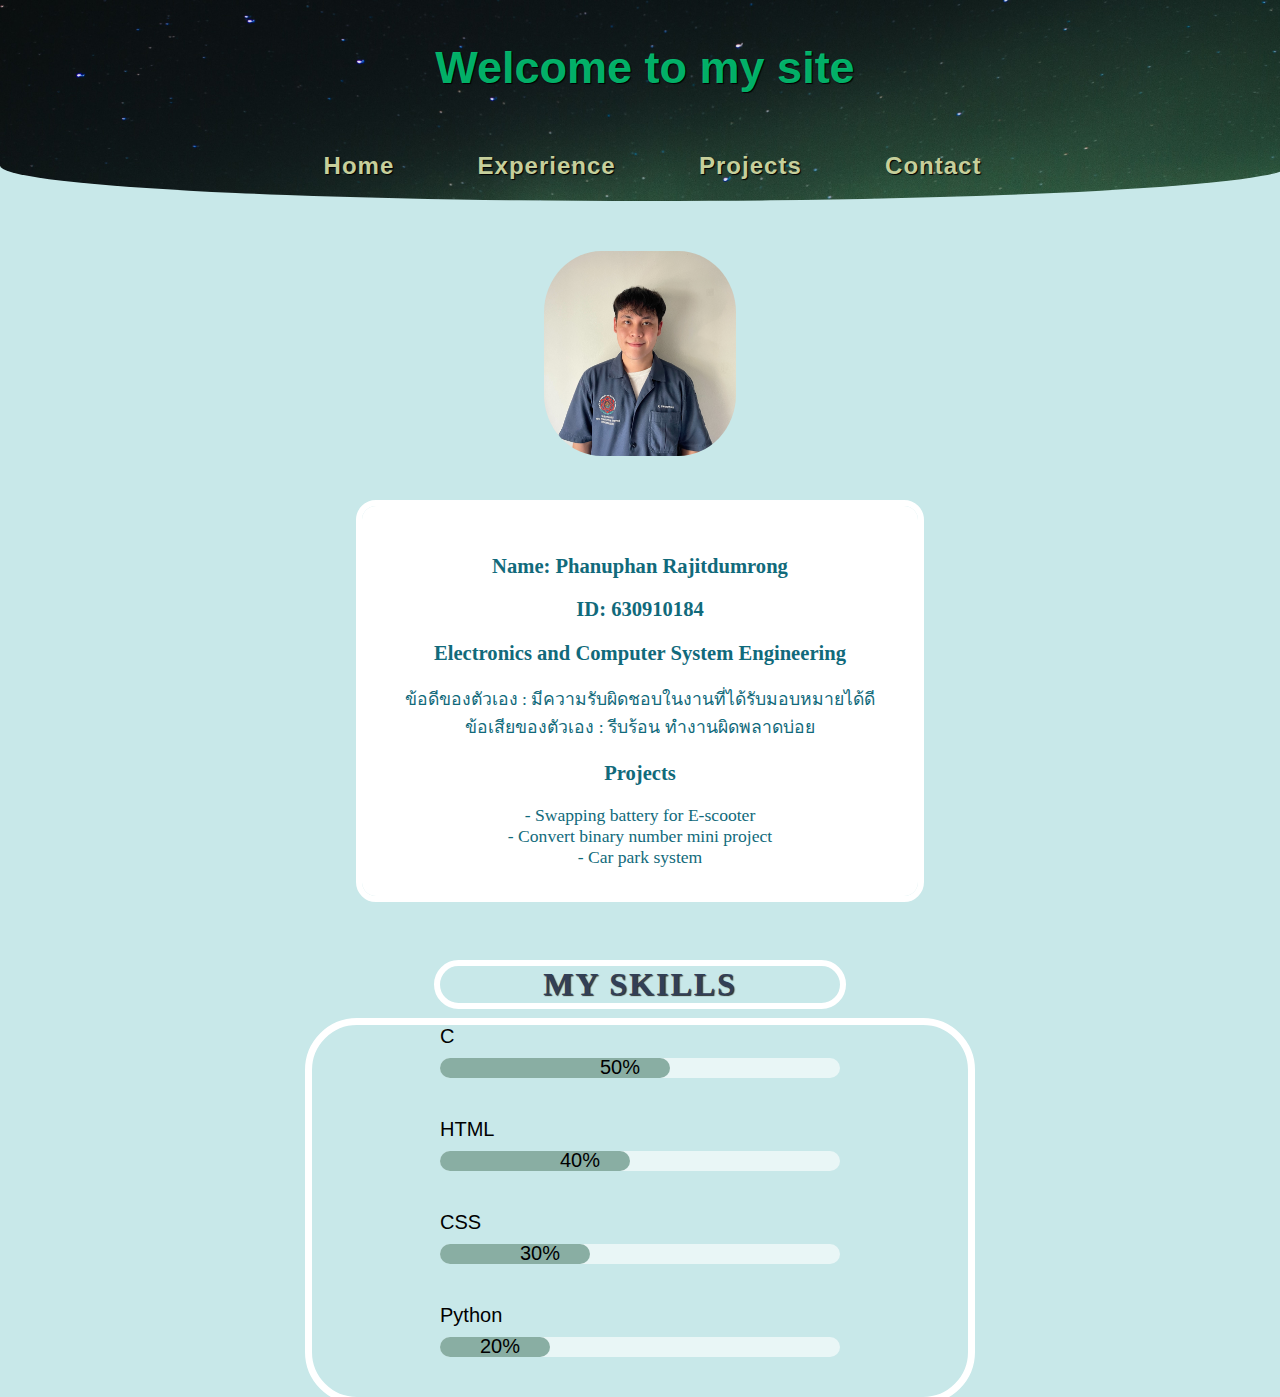
<file: index.html>
<!DOCTYPE html>
<html lang="en">
<head>
    <meta charset="UTF-8">
    <meta name="viewport" content="width=device-width, initial-scale=1.0">
    <link rel="stylesheet" href="style.css">
    <title>Resume Phanuphan Rajitdumrong</title>
    <body bgcolor=#C2DEDC></body>
       
</head>
<body>
    <header>
        <div class="head">
        <h2>Welcome to my site</h2>
    </div>
        <nav>
            <ul>
                <li><a href="index.html">Home</a></li>
                <li><a href="experience.html">Experience</a></li>
                <li><a href="projects.html">Projects</a></li>
                <li><a href="contact.html">Contact</a></li>
                
                    
            </ul>
        </nav>
    </header> 

            <div class="index">
                <img class="book" src="images/book.jpg" width="15%" height="10%">
            </div>
                <div class="profile">
                <h3>Name: Phanuphan Rajitdumrong</h3>
                <h3>ID: 630910184</h3>
                <h3>Electronics and Computer System Engineering </h3>
                <li>ข้อดีของตัวเอง : มีความรับผิดชอบในงานที่ได้รับมอบหมายได้ดี</li>
                <li>ข้อเสียของตัวเอง : รีบร้อน ทำงานผิดพลาดบ่อย</li>
                <h3>Projects </h3>
                <li>- Swapping battery for E-scooter</li>
                <li>- Convert binary number mini project</li>
                <li>- Car park system</li>
            </div>
            <body>
                <div class="myskill">
                <h1>MY SKILLS</h1>
            </div>
                <div class="skills-area">
                  <div class="skill">
                    <div class="skill-title">C</div>
                    <div class="skill-bar"></div>
                    <div class="c skill-fill">
                      <span class="skill-percent">50%</span>
                    </div>
                  </div>
                  <div class="skill">
                    <div class="skill-title">HTML</div>
                    <div class="skill-bar"></div>
                    <div class="html skill-fill">
                      <span class="skill-percent">40%</span>
                    </div>
                  </div>
                  <div class="skill">
                    <div class="skill-title">CSS</div>
                    <div class="skill-bar"></div>
                    <div class="css skill-fill">
                      <span class="skill-percent">30%</span>
                      
                    </div>
                  </div>
                  <div class="skill">
                    <div class="skill-title">Python</div>
                    <div class="skill-bar"></div>
                    <div class="python skill-fill">
                      <span class="skill-percent">20%</span>
                      

                </div>
              </body>
            </html>
            
    
    

</body>
</html>
</file>
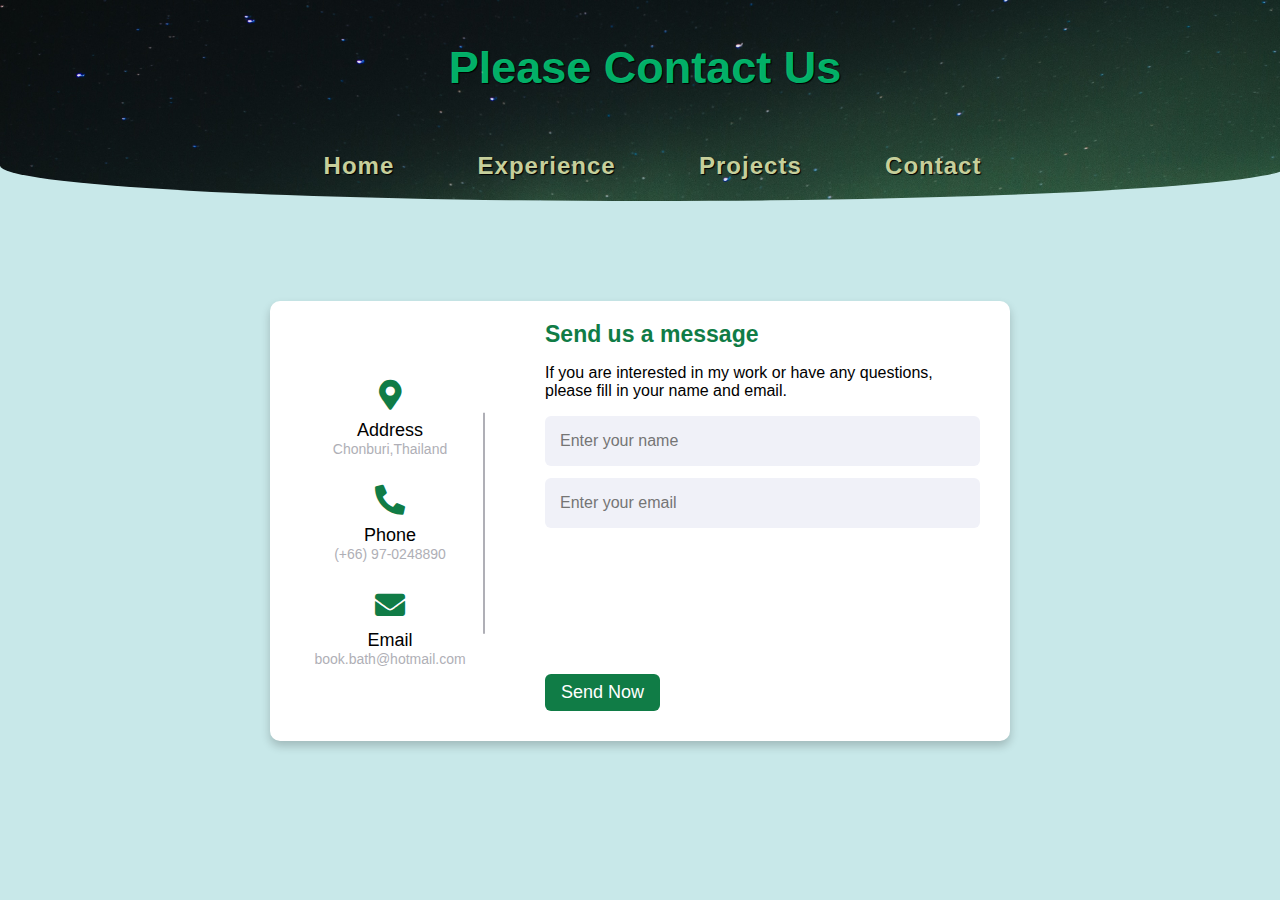
<file: contact.html>
<!DOCTYPE html>
<html lang="en">
<head>
    <meta charset="UTF-8">
    <meta name="viewport" content="width=device-width, initial-scale=1.0">
    <link rel="stylesheet" href="style.css">
    <body bgcolor=#C2DEDC></body>
    <title>Resume Phanuphan Rajitdumrong</title>
</head>
<body>
    <header>
        <h2>Please Contact Us</h2>
        
        <nav>
            <ul>
                <li><a href="index.html">Home</a></li>
                <li><a href="experience.html">Experience</a></li>
                <li><a href="projects.html">Projects</a></li>
                <li><a href="contact.html">Contact</a></li>
                    
            </ul>
        </nav>
    </header>

    <!DOCTYPE html>
    <html lang="en" dir="ltr">
      <head>
        <meta charset="UTF-8">
        <link rel="stylesheet" href="style.css">
        <link rel="stylesheet" href="https://cdnjs.cloudflare.com/ajax/libs/font-awesome/5.15.2/css/all.min.css"/>
         <meta name="viewport" content="width=device-width, initial-scale=1.0">
       </head>
    <body>
      <div class="container">
        <div class="content">
          <div class="left-side">
            <div class="address details">
              <i class="fas fa-map-marker-alt"></i>
              <div class="topic">Address</div>
              <div class="text-one">Chonburi,Thailand</div>
            </div>
            <div class="phone details">
              <i class="fas fa-phone-alt"></i>
              <div class="topic">Phone</div>
              <div class="text-one">(+66) 97-0248890</div>
            </div>
            <div class="email details">
              <i class="fas fa-envelope"></i>
              <div class="topic">Email</div>
              <div class="text-one">book.bath@hotmail.com</div>
            </div>
          </div>
          <div class="right-side">
            <div class="topic-text">Send us a message</div>
            <p>If you are interested in my work or have any questions, please fill in your name and email.</p>
          <form action="#">
            <div class="input-box">
              <input type="text" placeholder="Enter your name">
            </div>
            <div class="input-box">
              <input type="text" placeholder="Enter your email">
            </div>
            <div class="input-box message-box">
              
            </div>
            <div class="button">
              <input type="button" value="Send Now" >
            </div>
          </form>
        </div>
        </div>
      </div>
    </body>
    </html>



</section>  
  
  

    </div>
</file>
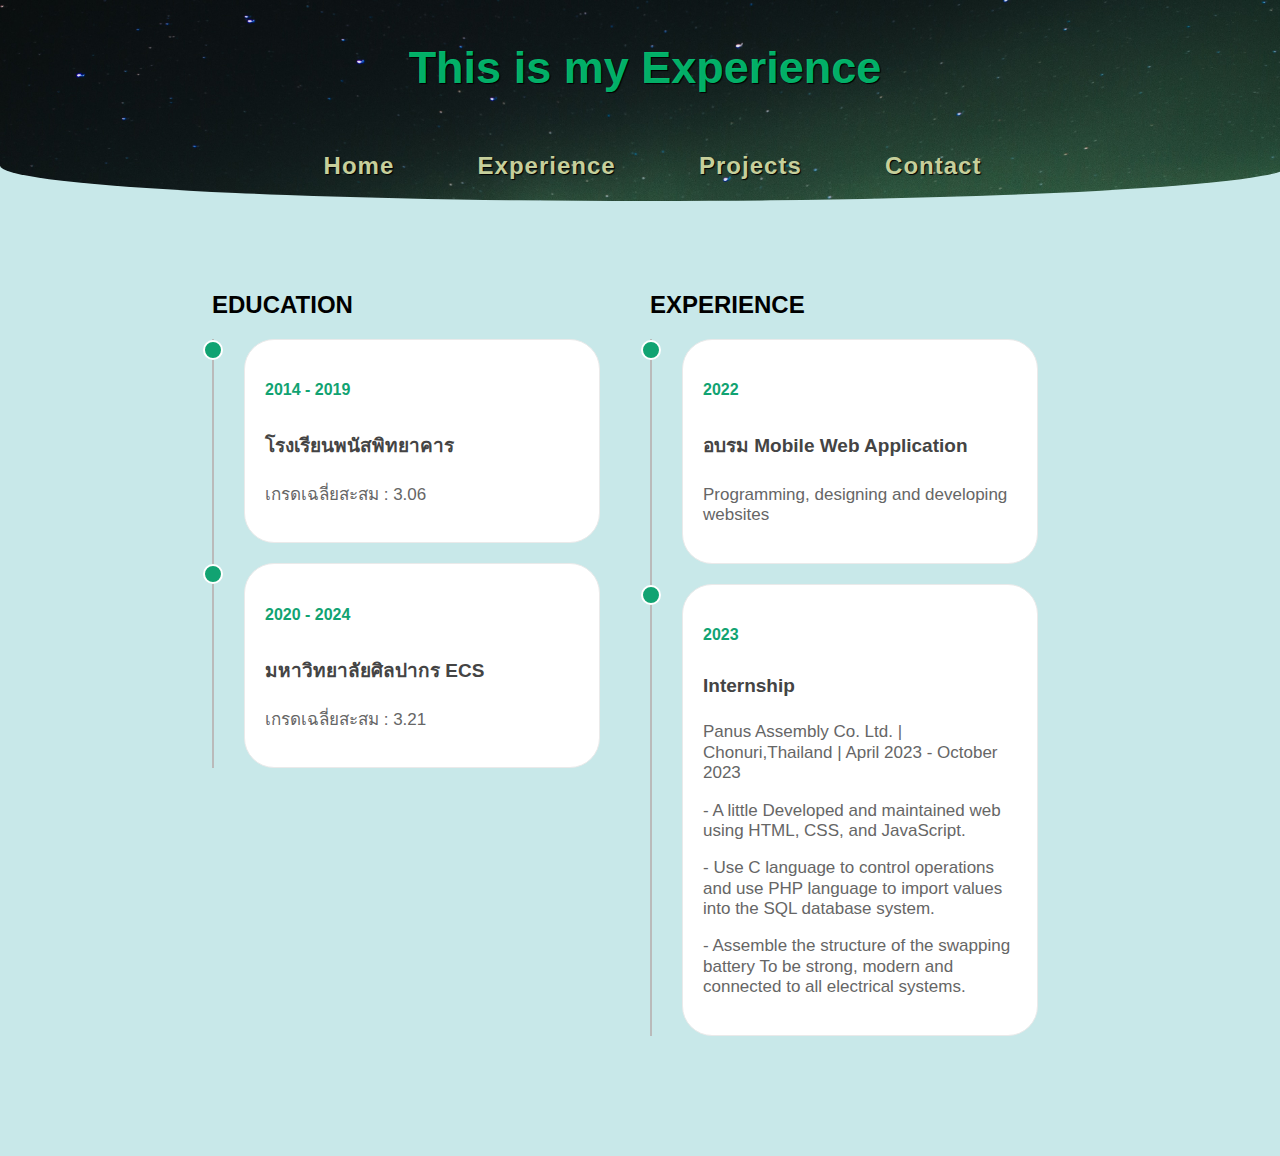
<file: experience.html>
<!DOCTYPE html>
<html lang="en">
<head>
    <meta charset="UTF-8">
    <meta name="viewport" content="width=device-width, initial-scale=1.0">
    <link rel="stylesheet" href="style.css">
    <title>Resume Phanuphan Rajitdumrong</title>
    <body bgcolor=#C2DEDC></body>
</head>
<body>
    <header>
        <h2>This is my Experience</h2>
        
        <nav>
            <ul> 
                <li><a href="index.html">Home</a></li>
                <li><a href="experience.html">Experience</a></li>
                <li><a href="projects.html">Projects</a></li>
                <li><a href="contact.html">Contact</a></li>
                    
            </ul>
        </nav>
    </header>


    <body>
        <div class="container1">
            
            <main class="row">
                
                <!--   *******  Education Section Starts  *******   -->
        
                <section class="col">
                    
                    <div class="edu">
                        <h2>EDUCATION</h2>
                    </div>
        
                    <div class="contents">
                        
                        <div class="box">
                            <h4>2014 - 2019</h4>
                            <h3>โรงเรียนพนัสพิทยาคาร</h3>
                            <p>เกรดเฉลี่ยสะสม : 3.06</p>
                        </div>
        
                        <div class="box">
                            <h4>2020 - 2024</h4>
                            <h3>มหาวิทยาลัยศิลปากร ECS</h3>
                            <p>เกรดเฉลี่ยสะสม : 3.21</p>
                        </div>
        
               
        
                    </div>
                </section>
        
                <!--   *******  Education Section Ends  *******   -->
        
                <!--   *******  Experience Section Starts  *******  -->
        
                <section class="col">
                    
                    <div class="expe">
                        <h2>EXPERIENCE</h2>
                    </div>
        
                    <div class="contents">
                        
                        <div class="box">
                            <h4>2022</h4>
                            <h3>อบรม Mobile Web Application</h3>
                            <p>Programming, designing and developing websites</p>
                        </div>
        
                        <div class="box">
                            <h4>2023</h4>
                            <h3>Internship</h3>
                            <p>Panus Assembly Co. Ltd. | Chonuri,Thailand | April 2023 - October 2023</p>
                            <p>- A little Developed and maintained web using HTML, CSS, and JavaScript.</p>
                            <p>- Use C language to control operations and use PHP language to import values into the SQL database system.</p>
                            <p>- Assemble the structure of the swapping battery To be strong, modern and connected to all electrical systems.</p>
                        </div>
                </section>
        
    
            </main>
        </div>
        </body>
        </html>

</section>
</file>
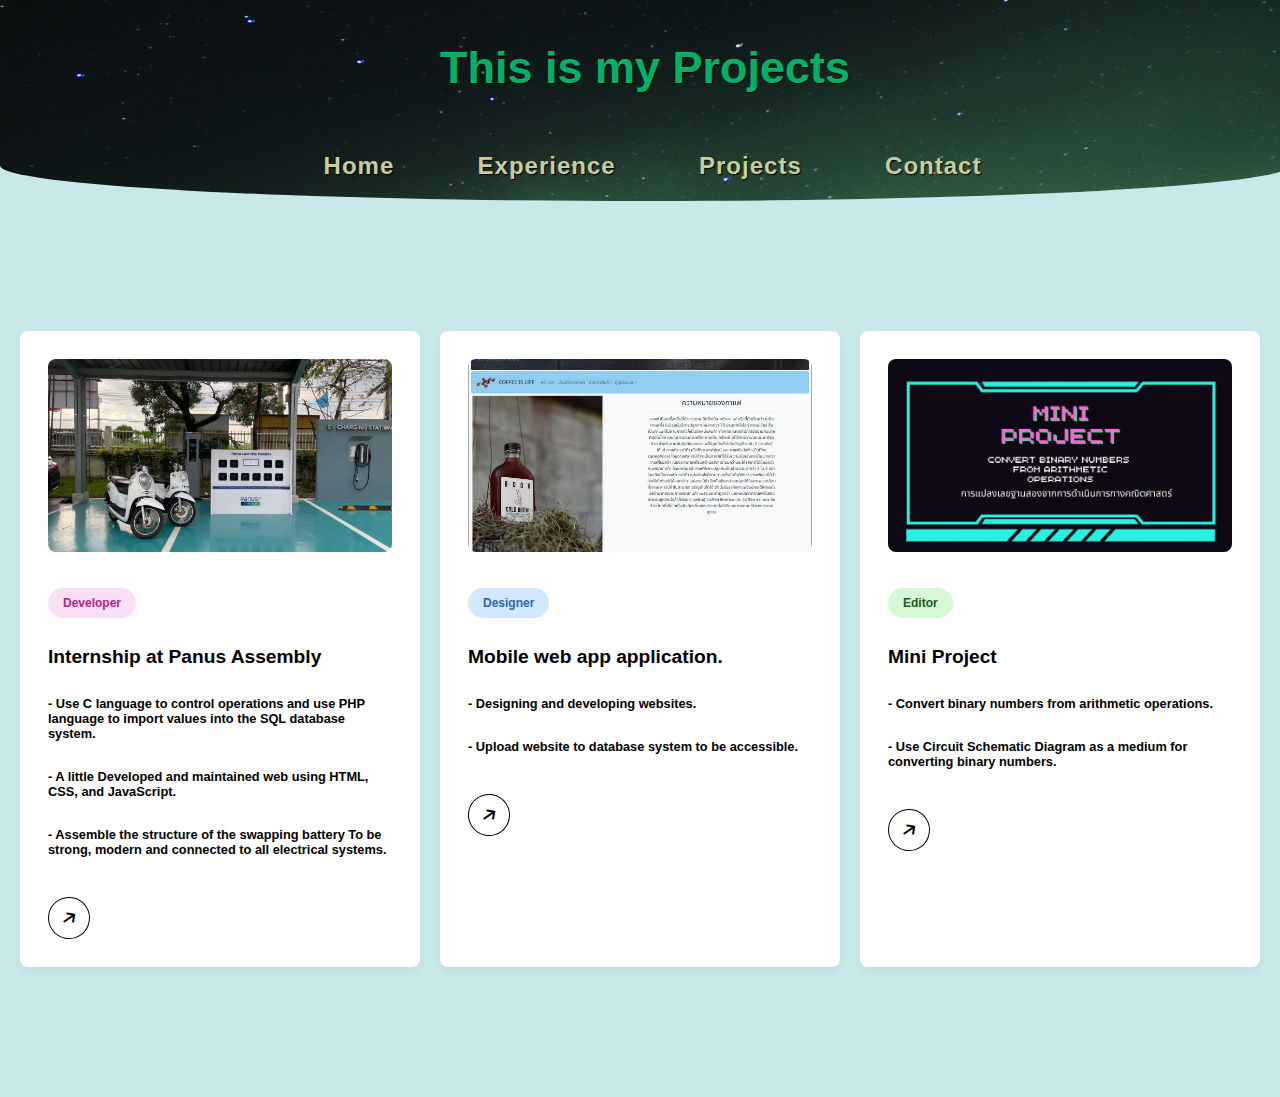
<file: projects.html>
<!DOCTYPE html>
<html lang="en">
<head>
    <meta charset="UTF-8">
    <meta name="viewport" content="width=device-width, initial-scale=1.0">
    <link rel="stylesheet" href="style.css">
    <title>Resume Phanuphan Rajitdumrong</title>
    <body bgcolor=#C2DEDC></body>
</head>
<body>
    <header>
        <h2>This is my Projects</h2>
        
        <nav>
            <ul>
                <li><a href="index.html">Home</a></li>
                <li><a href="experience.html">Experience</a></li>
                <li><a href="projects.html">Projects</a></li>
                <li><a href="contact.html">Contact</a></li>
                    
            </ul>
        </nav>
    </header>

    <!DOCTYPE html>
<html lang="en">
<head>
    <link rel="stylesheet" href="https://cdnjs.cloudflare.com/ajax/libs/font-awesome/6.4.2/css/all.min.css">
    <link rel="stylesheet" href="style.css">
</head>
<body>

    <div class="card-list">
        <a href="https://drive.google.com/file/d/1qTVOYTePe1Im5_9hERcDPGWgYeTcAMQ4/view?usp=drive_link" class="card-item">
            <img src="images/panus.jpg" alt="Card Image">
            <span class="developer">Developer</span>
            <h3>Internship at Panus Assembly</h3>
            <h2> - Use C language to control operations and use PHP language to import values into the SQL database system.</h2>
            <h2>- A little Developed and maintained web using HTML, CSS, and JavaScript.</h2>
            <h2>- Assemble the structure of the swapping battery To be strong, modern and connected to all electrical systems.</h2>
            <div class="arrow">
                <i class="fas fa-arrow-right card-icon"></i>
                
            </div>
        </a>
        <a href="http://bookbrewcoff.orgfree.com" class="card-item">
            
            <img src="images/myweb.jpg" alt="Card Image">
            <span class="designer">Designer</span>
            <h3>Mobile web app application.</h3>
            <h2> - Designing and developing websites.</h2>
            <h2> - Upload website to database system to be accessible.</h2>
            <div class="arrow">
                <i class="fas fa-arrow-right card-icon"></i>
            </div>
        </a>
        <a href="https://drive.google.com/file/d/1_2VXYHYWeKJKCqHxC0nGUbTuJSh5vfsm/view?usp=drivesdk" class="card-item">
            <img src="images/minipj.jpg" alt="Card Image">
            <span class="editor">Editor</span>
            <h3>Mini Project</h3>
            <h2> - Convert binary numbers from arithmetic operations.</h2>
            <h2>- Use Circuit Schematic Diagram as a medium for converting binary numbers.</h2>
            <div class="arrow">
                <i class="fas fa-arrow-right card-icon"></i>
                

                
            </div>
        </a>
    </div>
</body>
</section>
</footer>
</file>
<file: style.css>
body {
    font-family: 'LINE Seed Sans TH App', sans-serif;
    margin: 0;
    padding: 0;
    box-sizing: border-box;
  background: #c8e8e9;


 
  }
  nav{
    width: 100%;
    padding: 15px 30px;
    border-radius: 10px;

  }
  
  header {
    background: url(images/gg.jpg);
    text-align: center;
    height: center;
    background-size: cover;
    background-attachment:fixed ;
    position: relative;
    overflow: hidden;
    border-radius: 0 0 85% 85% /30%;
    color: #03ff96b4;
    text-shadow: 1px 1px 1px #000000;
    font-size: 30px;
    width: 100%;
    height: 100%;
    padding: 5px;
    
    
  }
  .footer {
    background-color: #f1f1f1;
    padding: 10px;
    text-align: center;
    background: url(https://wallpapercave.com/wp/wp7447367.jpg);
  }
  
  nav ul {
    list-style-type: none;
    padding: 0;
    margin: 0;
  }
  
  nav ul li {
    display: inline;
    margin-right: 45px;
  }
  
  nav a {
    text-decoration: none;
    margin: 0 15px;
    font-size: 1.5rem;
    font-family: arial;
    font-weight: bold;
    letter-spacing: 1px;
    position: relative;
    color: #C6CF9B;
  }
  nav a::after{
    content: '';
    position: absolute;
    width: 10%;
    opacity: 0;
    height: 5px;
    background-image: linear-gradient(to right,#03f848,#12a2af);
    bottom:-10px;
    left: 50%;
    transform: translateX(-50%);
    border-radius: 25px;
    transition: .4s;
  }
  nav a:hover::after{
    width: 50%;
    opacity: 1;
  }

  a:hover {
    color: #c0392b; 
    border-bottom-color: #c0392b;
  }
  
  main {
    padding: 20px;
  }
  
  section {
    margin-bottom: 30px;
  }
  
  head {
    color: #d4f1e3;
    
  }
  



.skills-area {
  display: flex;
  flex-direction: column;
  padding: 0 10%;
  max-width: 400px;
  outline: solid 7px rgb(255, 255, 255);
  border-radius: 45px;
  margin-left: auto;
  margin-right: auto;
  margin-top: auto;
  
  
}

.skill {
  position: relative;
  margin-bottom: 40px;
}

.skill-title {
  font-size: 20px;
  margin-bottom: 10px;
}

.skill-bar {
  width: 100%;
  background: rgba(255, 255, 255, 0.6);
  height: 20px;
  z-index: -1;
  border-radius: 100px;
  position: absolute;
}

.skill-fill {
  background: rgba(125, 165, 153, 0.89);
  height: 20px;
  border-radius: 100px;
  display: flex;
  justify-content: flex-end;
  align-items: center;
  padding-right: 30px;
  overflow: hidden;
}

.skill-percent {
  font-size: 20px;
}

.c {
  animation: c 2s;
  width: 50%;
}

.html {
  animation: html 2s;
  width: 40%;
}

.css {
  animation: css 2s;
  width: 30%;
}

.python {
  animation: python 2s;
  width: 20%;
}

@keyframes c {
  from {
    width: 0;
  }
  to {
    width: 50%;
  }
}

@keyframes html {
  from {
    width: 0;
  }
  to {
    width: 40%;
  }
}

@keyframes css {
  from {
    width: 0;
  }
  to {
    width: 30%;
  }
}

@keyframes python {
  from {
    width: 0;
  }
  to {
    width: 20%;
  }
}

@media only screen and (max-width: 750px) {
  .skills-area {
    padding: 0 5%;
  }
}





.book {
    border-radius: 30%;
    margin-top: 30px; 
            margin-bottom: 20px; 
            display: block; 
            margin-left: auto; 
            margin-right: auto; 
            margin: 50px auto;
            
}

.index1 {
  background-size: 800px;
    background-position: center;
    width: 100%;
    height: 100%;
    color: #176B87;
    text-shadow: 1px 1px 1px #000000cb;
    font-family: 'KodchiangUPC';
    text-align: center;
    height: center;
    font-size: 2rem;
    border-radius: 5% 5% 0 0 /10%;
}
  
.index {

    background-size: cover;
    width: 100%;
    height: 100%;
    color: #176B87;
    text-shadow: 1px 1px 1px #000000cb;
    font-family: 'KodchiangUPC';
    text-align: center;
    height: center;
    font-size: 2rem;
    
  
}
.profile {
    background-size: cover;
    background-position: center;
    width: 100%;
    color: #116A7B;
    font-family: 'LINE Seed Sans TH App';
    text-align: center;
    height: center;
    font-size: 1.1rem;
      max-width: 500px;
      outline: solid 6px rgb(255, 255, 255);
      border-radius: 60px;
      margin-left: auto;
      margin-right: auto;
      background: #fff;
      padding: 26px;
      border-radius: 14px;
      list-style: none;
      cursor: pointer;
      text-decoration: none;
      border: 2px solid transparent;
      transition: border 0.5s ease;
    }
.myskill {
  color: #323f57;
    font-family: 'LINE Seed Sans TH App';
    text-align: center;
    height: center;
    font-size: 1rem;
    border-radius: 10px;
    letter-spacing: 2px;
    text-shadow: 1px 1px 1px #000000cb;
    outline: solid 6px rgb(255, 255, 255);
    border-radius: 45px;
    margin-left: auto;
      margin-right: auto;
    max-width: 400px;
    margin-top: 70px;
    
}

*/
.body2 {
    margin: 0;
    padding: 0;
  
    padding-bottom: 10px;
  }
  
  #contact {
    width: 100%;
    height: 100%;
  }
  
  .section-header {
    text-align: center;
    margin: 0 auto;
    padding: 40px 0;
    font: 55px 'LINE Seed Sans TH App', sans-serif;
    color: #fff;
    text-transform: uppercase;
    letter-spacing: 3px;
  }
  
  .contact-wrapper {
    display: flex;
    flex-direction: row;
    justify-content: space-between;
    margin: 0 auto;
    padding: 20px;
    position: relative;
    max-width: 840px;
  }
  
  .form-horizontal {
    max-width: 400px;
    font-family: 'Lato';
    font-weight: 400;
  }
  
  .form-control, 
  textarea {
    max-width: 400px;
    background-color: #000;
    color: #fff;
    letter-spacing: 5px;
  }
  
  .send-button {
    margin-top: 12px;
    height: 37px;
    width: 400px;
    overflow: hidden;
    transition: all .2s ease-in-out;
  }
  
  .alt-send-button {
    width: 400px;
    height: 34px;
    transition: all .2s ease-in-out;
  }
  
  .send-text {
    display: block;
    margin-top: 10px;
    font: 700 12px 'Lato', sans-serif;
    letter-spacing: 2px;
  }
  
  .alt-send-button:hover {
    transform: translate3d(0px, -29px, 0px);
  }
  
 
  .direct-contact-container {
    max-width: 400px;
    outline: solid 1.5px rgb(128, 119, 119);
    border-radius: 40px;
  }
  
 
  .contact-list {
    list-style-type: none;
    margin-left: -40px;
    padding-right: 20px;
  }
  
  .list-item {
    line-height: 4;
    color: #aaaaaa;
  }
  
  .contact-text {
    font: 300 18px 'Lato', sans-serif;
    letter-spacing: 1.5px;
    color: #116A7B;
  }
  
  .place {
    margin-left: 45px;
  }
  
  .phone {
    margin-left: 54px;
  }
  
  .gmail {
    margin-left: 28px;
  }
  
  .contact-text a {
    color: #116A7B;
    text-decoration: none;
    transition-duration: 0.2s;
  }
  
  .contact-text a:hover {
    color: #fff;
    text-decoration: none;
  }
  
  
  .copyright {
    font: 200 13px 'LINE Seed Sans TH App', sans-serif;
    color: #555;
    letter-spacing: 0.7px;
    text-align: center;
    margin-left: 2px;
  }
  
  .copyright1 {
    font: 400 13px 'LINE Seed Sans TH App', sans-serif;
    color: #000000;
    letter-spacing: 1px;
    text-align: center;
    margin-left: 20px;
  }
  hr {
    border-color: rgba(255,255,255,.6);
  }


  .container1{
    width: 70%;
    padding: 50px 15%;
    
  }
  .container1{
    padding-right: calc(10% - 30px);
  }
  main.row{
    display: grid;
    grid-template-columns: 1fr 1fr;
    grid-column-gap: 20px;
  }
  .col header.title{
    font-family: helvetica;
    color: #11a372;
    padding: 0px 0px 20px 30px;
  }
  .col .contents{
    padding: 0px 30px;
    border-left: 2px solid #bababa;
  }
  .col .contents .box{
    position: relative;
    padding: 20px;
    border: 1px solid #eaeaea;
    background-color: #ffffff;
    cursor: pointer;
    transition: all 0.4s;
    margin-bottom: 20px;
    border-radius: 30px;
  }
  .col .contents .box:hover{
    box-shadow: 0px 3px 12px 0px #113b21b4;
    border: 1px solid transparent;
  }
  .col .contents .box::before{
    content: '';
    position: absolute;
    width: 16px;
    height: 16px;
    border-radius: 50%;
    right: calc(100% + 22px);
    top: 0;
    background-color: #11a372;
    border: 2px solid white;
  }
  .box h4{
    position: relative;
    color: #11a372;
  }
  .box h3{
    font-size: 19px;
    padding: 10px 0px 6px;
    font-family: helvetica;
    color: #444;
  }
  .box p{
    line-height: 1.2;
    color: #666;
    font-size: 17px;
  }
  @media(max-width: 768px){
    main.row{
      grid-template-columns: 1fr;
    }
    .row .col:nth-child(2){
      margin-top: 30px;
    }
  }
  

  .container{
    width: 50%;
    background: #fff;
    border-radius: 10px;
    padding: 20px 60px 30px 40px;
    box-shadow: 0 5px 10px rgba(0, 0, 0, 0.2);
    margin-top: 100px; 
    margin-bottom: 20px; 
    display: block; 
    margin-left: auto; 
    margin-right: auto; 
  }
  .container .content{
    display: flex;
    align-items: center;
    justify-content: space-between;
  }
  .container .content .left-side{
    width: 25%;
    height: 100%;
    display: flex;
    flex-direction: column;
    align-items: center;
    justify-content: center;
    margin-top: 15px;
    position: relative;
  }
  .content .left-side::before{
    content: '';
    position: absolute;
    height: 70%;
    width: 2px;
    right: -15px;
    top: 50%;
    transform: translateY(-50%);
    background: #afafb6;
  }
  .content .left-side .details{
    margin: 14px;
    text-align: center;
  }
  .content .left-side .details i{
    font-size: 30px;
    color: #107c46;
    margin-bottom: 10px;
  }
  .content .left-side .details .topic{
    font-size: 18px;
    font-weight: 500;
  }
  .content .left-side .details .text-one,
  .content .left-side .details .text-two{
    font-size: 14px;
    color: #afafb6;
  }
  .container .content .right-side{
    width: 75%;
    margin-left: 75px;
  }
  .content .right-side .topic-text{
    font-size: 23px;
    font-weight: 600;
    color: #107c46;
  }
  .right-side .input-box{
    height: 50px;
    width: 100%;
    margin: 12px 0;
  }
  .right-side .input-box input,
  .right-side .input-box textarea{
    height: 100%;
    width: 100%;
    border: none;
    outline: none;
    font-size: 16px;
    background: #F0F1F8;
    border-radius: 6px;
    padding: 0 15px;
    resize: none;
  }
  .right-side .message-box{
    min-height: 110px;
  }
  .right-side .input-box textarea{
    padding-top: 6px;
  }
  .right-side .button{
    display: inline-block;
    margin-top: 12px;
  }
  .right-side .button input[type="button"]{
    color: #fff;
    font-size: 18px;
    outline: none;
    border: none;
    padding: 8px 16px;
    border-radius: 6px;
    background: #107c46;
    cursor: pointer;
    transition: all 0.3s ease;
  }
  .button input[type="button"]:hover{
    background: #107c46;
  }
  @media (max-width: 950px) {
    .container{
      width: 90%;
      padding: 30px 40px 40px 35px ;
    }
    .container .content .right-side{
     width: 75%;
     margin-left: 55px;
  }
  }
  @media (max-width: 820px) {
    .container{
      margin: 40px 0;
      height: 100%;
    }
    .container .content{
      flex-direction: column-reverse;
    }
   .container .content .left-side{
     width: 100%;
     flex-direction: row;
     margin-top: 40px;
     justify-content: center;
     flex-wrap: wrap;
   }
   .container .content .left-side::before{
     display: none;
   }
   .container .content .right-side{
     width: 100%;
     margin-left: 0;
   }
  }

  

.about-us{
  height: 100vh;
  width: 100%;
  padding: 90px 0;

}
.pic{
  height: auto;
  width:  302px;
  margin-left: 10px;
}
.about{
  width: 1130px;
  max-width: 85%;
  margin: 0 auto;
  display: flex;
  align-items: center;
  justify-content: space-around;
}
.text{
  width: 540px;
}
.text h2{
  font-size: 90px;
  font-weight: 600;
  margin-bottom: 10px;

}
.text h5{
  font-size: 22px;
  font-weight: 500;
  margin-bottom: 20px;
}

.text p{
  font-size: 18px;
  line-height: 25px;
  letter-spacing: 1px;
}
.data{
  margin-top: 30px;
}



.card-list {
  display: grid;
  grid-template-columns: repeat(auto-fill, minmax(300px, 1fr));
  max-width: 1250px;
  margin: 110px auto;
  padding: 20px;
  gap: 20px;
}
.card-list .card-item {
  background: #fff;
  padding: 26px;
  border-radius: 8px;
  box-shadow: 0px 5px 10px rgba(0, 0, 0, 0.04);
  list-style: none;
  cursor: pointer;
  text-decoration: none;
  border: 2px solid transparent;
  transition: border 0.5s ease;
}
.card-list .card-item:hover {
  border: 2px solid #000;
}
.card-list .card-item img {
  width: 100%;
  aspect-ratio: 16/9;
  border-radius: 8px;
  object-fit: cover;
}
.card-list span {
  display: inline-block;
  background: #F7DFF5;
  margin-top: 32px;
  padding: 8px 15px;
  font-size: 0.75rem;
  border-radius: 50px;
  font-weight: 600;
}
.card-list .developer {
  background-color: #F7DFF5; 
  color: #B22485;
}   
.card-list .designer {
  background-color: #d1e8ff;
  color: #2968a8;
}
.card-list .editor {
  background-color: #d6f8d6; 
  color: #205c20;
}
.card-item h2 {
  color: #000;
  font-size: 0.8rem;
  margin-top: 28px;
  font-weight: 600;
  

}
.card-item h3 {
  color: #000;
  font-size: 1.2rem;
  margin-top: 28px;
  font-weight: 600;
}
.card-item .arrow {
  display: flex;
  align-items: center;
  justify-content: center;
  transform: rotate(-35deg);
  height: 40px;
  width: 40px;
  color: #000;
  border: 1px solid #000;
  border-radius: 50%;
  margin-top: 40px;
  transition: 0.2s ease;
  
}
.card-list .card-item:hover .arrow  {
  background: #000;
  color: #fff; 
}
@media (max-width: 1200px) {
  .card-list .card-item {
      padding: 15px;
  }
}
@media screen and (max-width: 980px) {
  .card-list {
      margin: 0 auto;
  }
}
</file>
